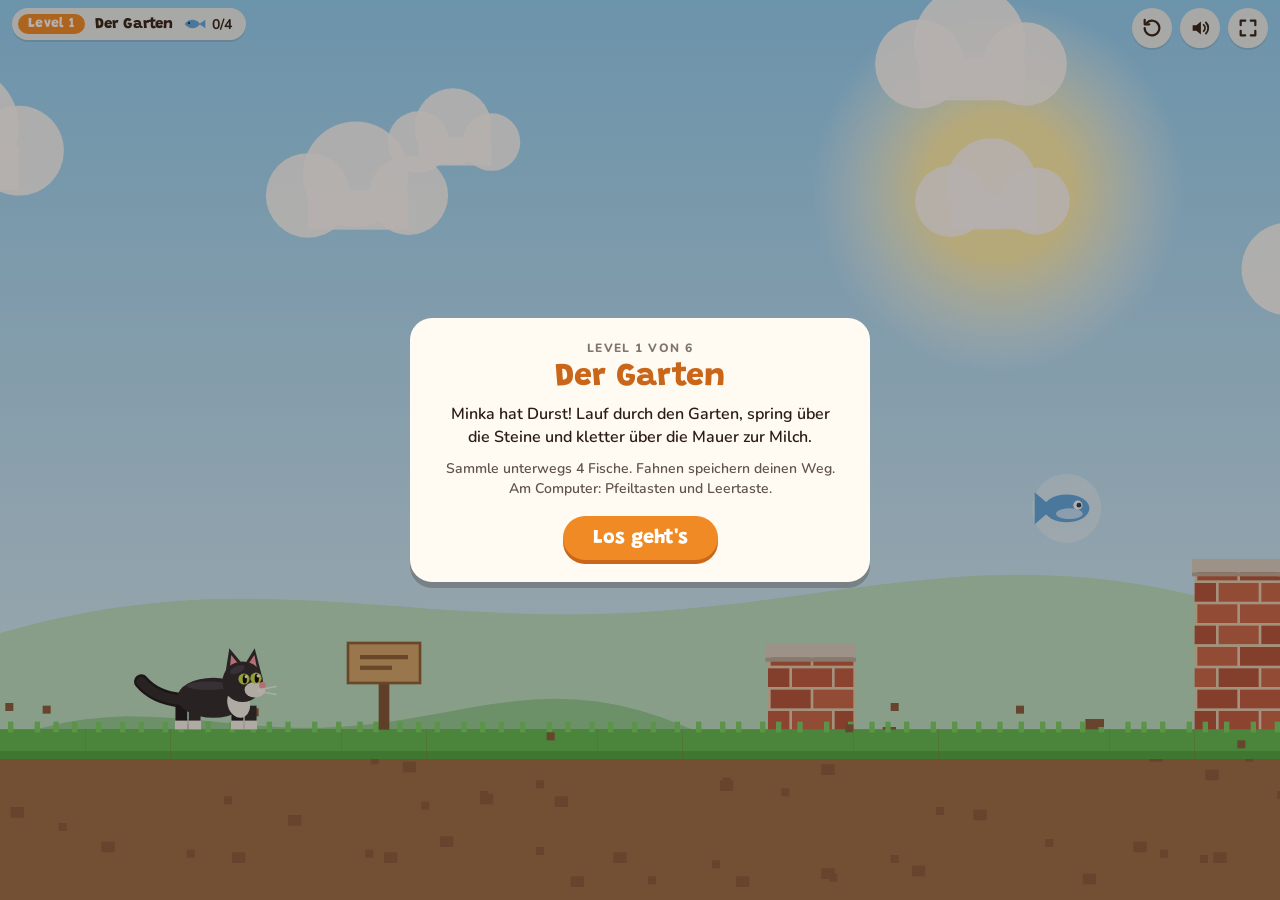
<file: level1.html>
<!doctype html>
<html lang="de">
<head>
<meta charset="utf-8">
<meta name="viewport" content="width=device-width, initial-scale=1, maximum-scale=1, user-scalable=no, viewport-fit=cover">
<meta name="mobile-web-app-capable" content="yes">
<meta name="apple-mobile-web-app-capable" content="yes">
<meta name="theme-color" content="#2b1d14">
<title>Katzensprung · Level 1</title>
<link rel="preconnect" href="https://fonts.googleapis.com">
<link rel="preconnect" href="https://fonts.gstatic.com" crossorigin>
<link rel="stylesheet" href="https://fonts.googleapis.com/css2?family=Grandstander:wght@600;800&family=Nunito:wght@600;800&display=swap">
<link rel="stylesheet" href="game.css">
</head>
<body data-level="1">
<script src="game.js"></script>
</body>
</html>
</file>
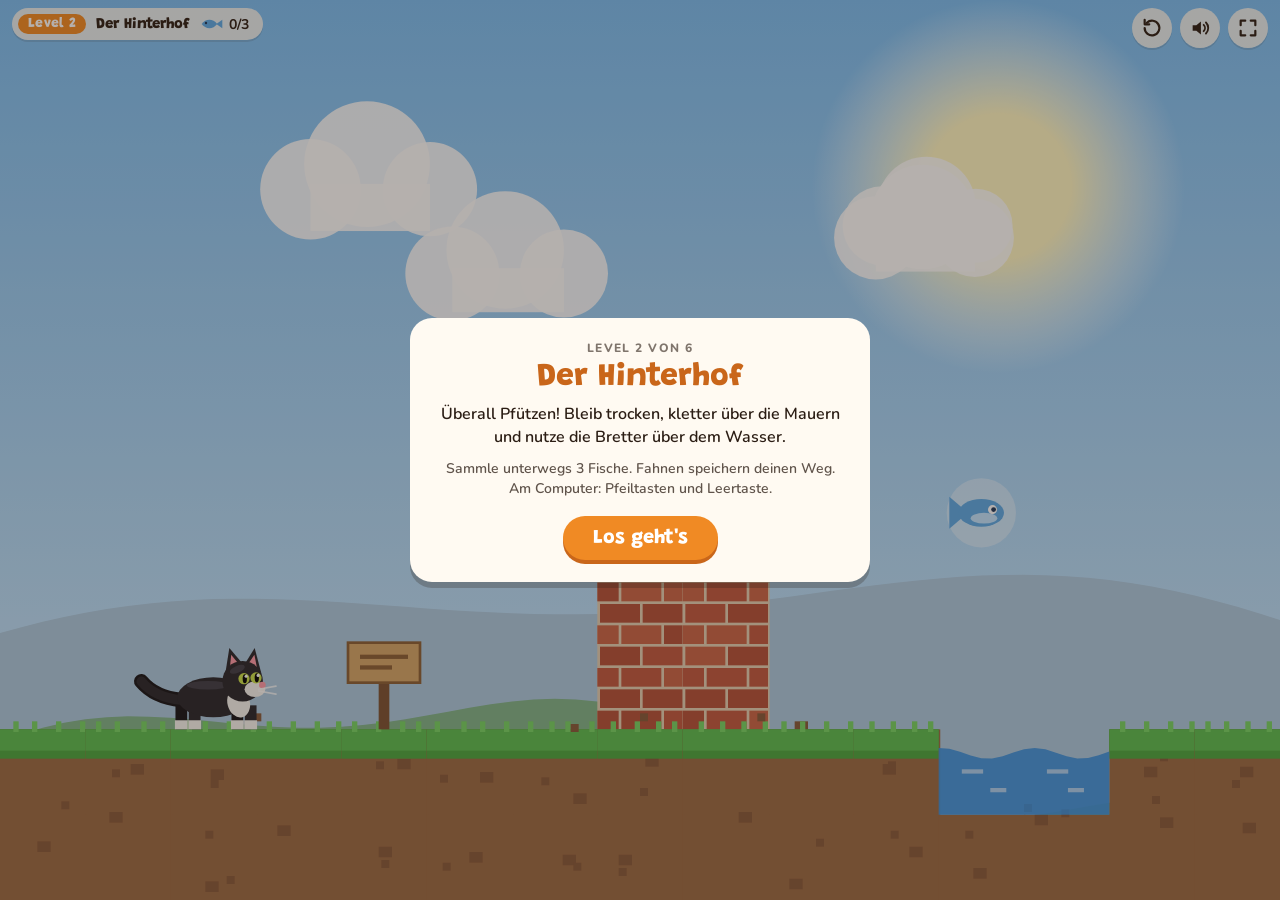
<file: level2.html>
<!doctype html>
<html lang="de">
<head>
<meta charset="utf-8">
<meta name="viewport" content="width=device-width, initial-scale=1, maximum-scale=1, user-scalable=no, viewport-fit=cover">
<meta name="mobile-web-app-capable" content="yes">
<meta name="apple-mobile-web-app-capable" content="yes">
<meta name="theme-color" content="#2b1d14">
<title>Katzensprung · Level 2</title>
<link rel="preconnect" href="https://fonts.googleapis.com">
<link rel="preconnect" href="https://fonts.gstatic.com" crossorigin>
<link rel="stylesheet" href="https://fonts.googleapis.com/css2?family=Grandstander:wght@600;800&family=Nunito:wght@600;800&display=swap">
<link rel="stylesheet" href="game.css">
</head>
<body data-level="2">
<script src="game.js"></script>
</body>
</html>
</file>
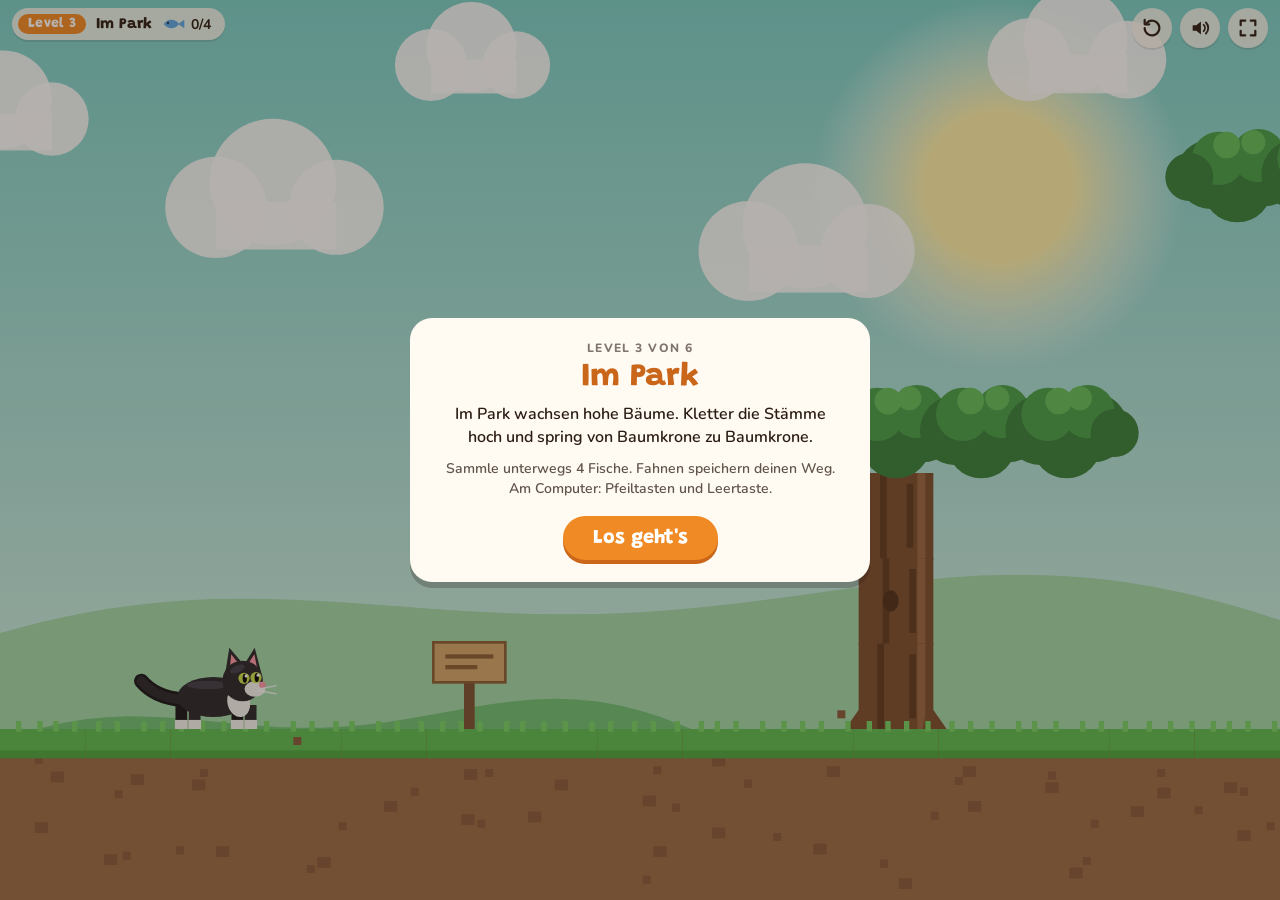
<file: level3.html>
<!doctype html>
<html lang="de">
<head>
<meta charset="utf-8">
<meta name="viewport" content="width=device-width, initial-scale=1, maximum-scale=1, user-scalable=no, viewport-fit=cover">
<meta name="mobile-web-app-capable" content="yes">
<meta name="apple-mobile-web-app-capable" content="yes">
<meta name="theme-color" content="#2b1d14">
<title>Katzensprung · Level 3</title>
<link rel="preconnect" href="https://fonts.googleapis.com">
<link rel="preconnect" href="https://fonts.gstatic.com" crossorigin>
<link rel="stylesheet" href="https://fonts.googleapis.com/css2?family=Grandstander:wght@600;800&family=Nunito:wght@600;800&display=swap">
<link rel="stylesheet" href="game.css">
</head>
<body data-level="3">
<script src="game.js"></script>
</body>
</html>
</file>
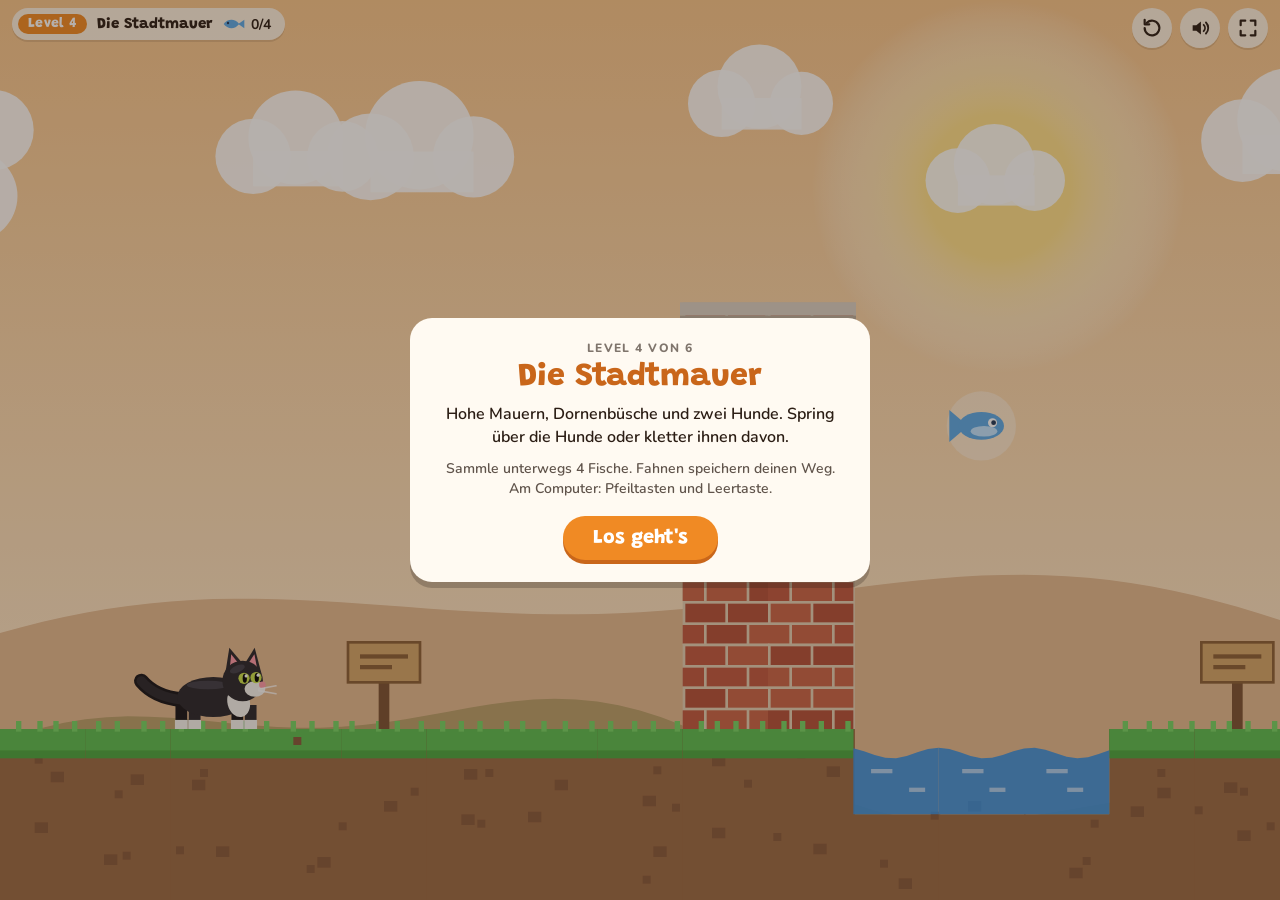
<file: level4.html>
<!doctype html>
<html lang="de">
<head>
<meta charset="utf-8">
<meta name="viewport" content="width=device-width, initial-scale=1, maximum-scale=1, user-scalable=no, viewport-fit=cover">
<meta name="mobile-web-app-capable" content="yes">
<meta name="apple-mobile-web-app-capable" content="yes">
<meta name="theme-color" content="#2b1d14">
<title>Katzensprung · Level 4</title>
<link rel="preconnect" href="https://fonts.googleapis.com">
<link rel="preconnect" href="https://fonts.gstatic.com" crossorigin>
<link rel="stylesheet" href="https://fonts.googleapis.com/css2?family=Grandstander:wght@600;800&family=Nunito:wght@600;800&display=swap">
<link rel="stylesheet" href="game.css">
</head>
<body data-level="4">
<script src="game.js"></script>
</body>
</html>
</file>
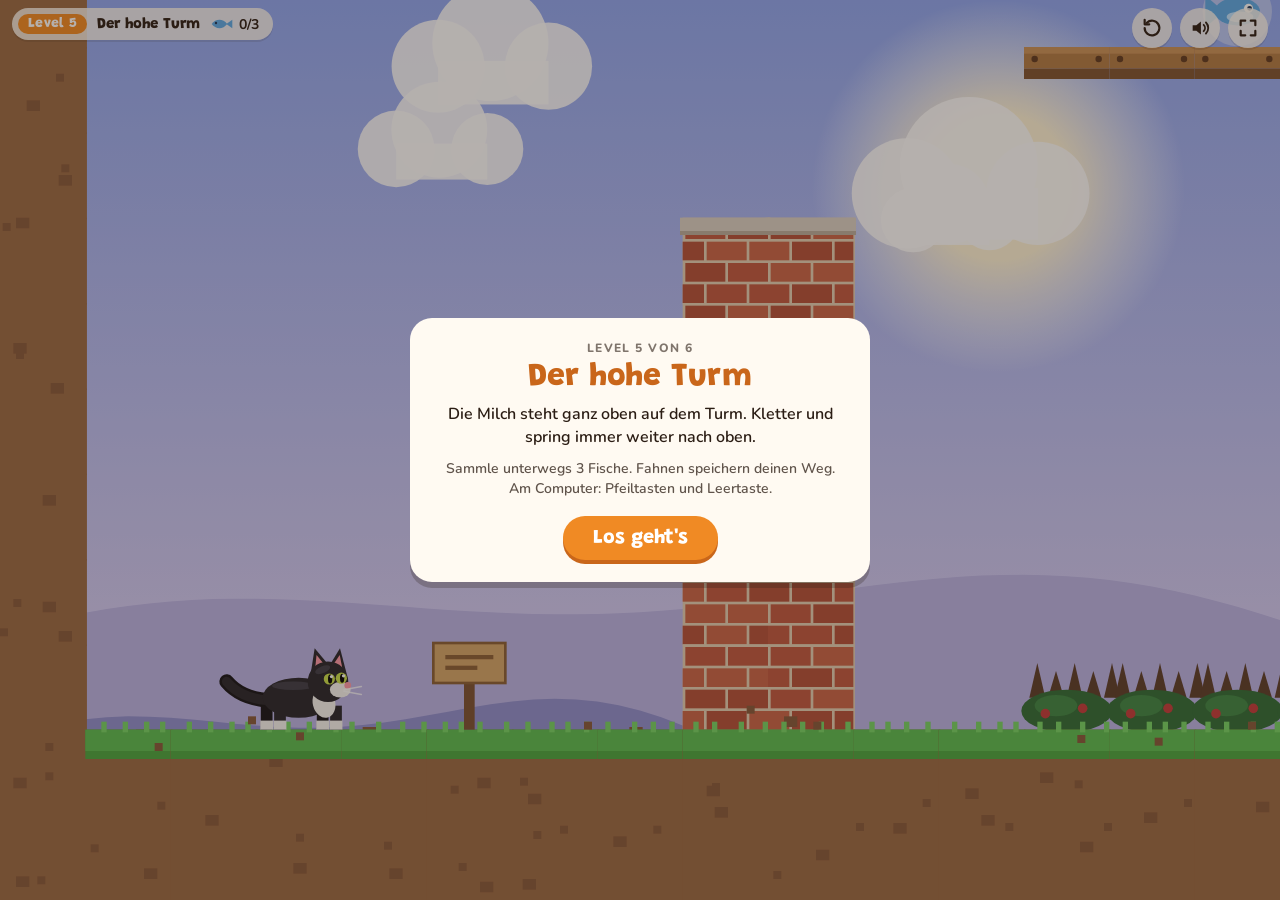
<file: level5.html>
<!doctype html>
<html lang="de">
<head>
<meta charset="utf-8">
<meta name="viewport" content="width=device-width, initial-scale=1, maximum-scale=1, user-scalable=no, viewport-fit=cover">
<meta name="mobile-web-app-capable" content="yes">
<meta name="apple-mobile-web-app-capable" content="yes">
<meta name="theme-color" content="#2b1d14">
<title>Katzensprung · Level 5</title>
<link rel="preconnect" href="https://fonts.googleapis.com">
<link rel="preconnect" href="https://fonts.gstatic.com" crossorigin>
<link rel="stylesheet" href="https://fonts.googleapis.com/css2?family=Grandstander:wght@600;800&family=Nunito:wght@600;800&display=swap">
<link rel="stylesheet" href="game.css">
</head>
<body data-level="5">
<script src="game.js"></script>
</body>
</html>
</file>
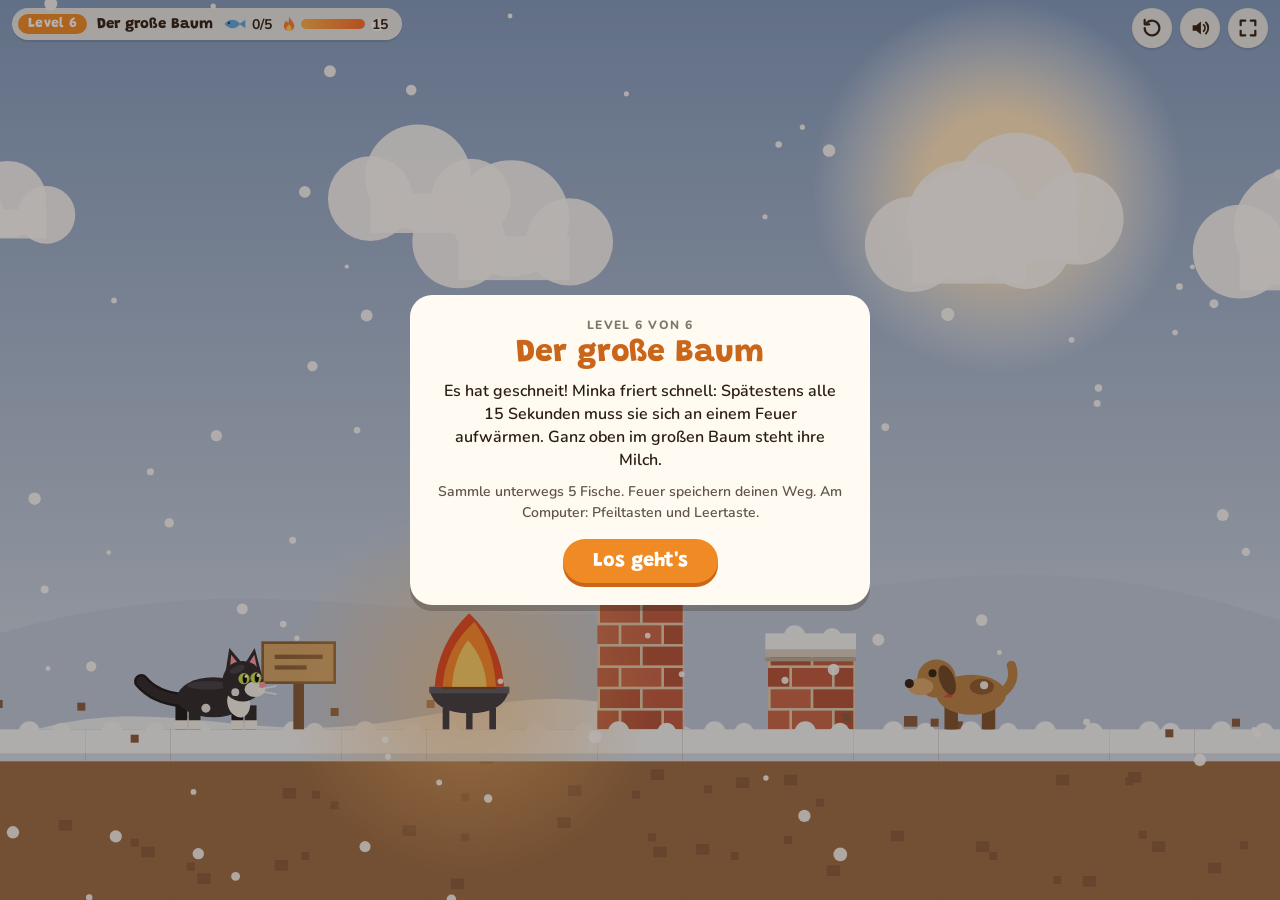
<file: level6.html>
<!doctype html>
<html lang="de">
<head>
<meta charset="utf-8">
<meta name="viewport" content="width=device-width, initial-scale=1, maximum-scale=1, user-scalable=no, viewport-fit=cover">
<meta name="mobile-web-app-capable" content="yes">
<meta name="apple-mobile-web-app-capable" content="yes">
<meta name="theme-color" content="#2b1d14">
<title>Katzensprung · Level 6</title>
<link rel="preconnect" href="https://fonts.googleapis.com">
<link rel="preconnect" href="https://fonts.gstatic.com" crossorigin>
<link rel="stylesheet" href="https://fonts.googleapis.com/css2?family=Grandstander:wght@600;800&family=Nunito:wght@600;800&display=swap">
<link rel="stylesheet" href="game.css">
</head>
<body data-level="6">
<script src="game.js"></script>
</body>
</html>
</file>
<file: game.css>
:root {
  --ink: #2b1d14;
  --paper: #fffaf2;
  --orange: #f08a24;
  --orange-d: #c9661a;
  --glass: rgba(255, 250, 242, .82);
  --display: 'Grandstander', 'Trebuchet MS', system-ui, sans-serif;
  --body: 'Nunito', system-ui, -apple-system, 'Segoe UI', sans-serif;
  color-scheme: light;
}
* { box-sizing: border-box; -webkit-tap-highlight-color: transparent; }
html, body {
  margin: 0; height: 100%; overflow: hidden; background: #8fd3fb; color: var(--ink);
  font-family: var(--body); touch-action: none; overscroll-behavior: none;
  -webkit-user-select: none; user-select: none; -webkit-touch-callout: none;
}
canvas#game { position: fixed; inset: 0; width: 100vw; height: 100vh; height: 100dvh; display: block; }
[hidden] { display: none !important; }

.hud {
  position: fixed; top: 0; left: 0; right: 0; display: flex; justify-content: space-between; align-items: flex-start;
  padding: max(8px, env(safe-area-inset-top)) max(12px, env(safe-area-inset-right)) 0 max(12px, env(safe-area-inset-left));
  pointer-events: none; z-index: 5;
}
.hud > * { pointer-events: auto; }
.hud-left {
  display: flex; align-items: center; gap: 10px; background: var(--glass); border-radius: 999px;
  padding: 6px 14px 6px 6px; font-weight: 800; font-size: 14px; box-shadow: 0 2px 0 rgba(43, 29, 20, .12);
}
.hud-level { background: var(--orange); color: #fff; border-radius: 999px; padding: 3px 10px; font-family: var(--display); letter-spacing: .02em; }
.hud-name { font-family: var(--display); font-size: 15px; }
.hud-fish { display: inline-flex; align-items: center; gap: 5px; font-variant-numeric: tabular-nums; }
.hud-fish svg { width: 24px; height: 14px; }
.hud-right { display: flex; gap: 8px; }
.icon-btn {
  width: 40px; height: 40px; border-radius: 50%; border: 0; background: var(--glass); color: var(--ink);
  display: grid; place-items: center; cursor: pointer; box-shadow: 0 2px 0 rgba(43, 29, 20, .12); padding: 0;
}
.icon-btn svg { width: 22px; height: 22px; }
.icon-btn:focus-visible, .big-btn:focus-visible, .ghost-btn:focus-visible { outline: 3px solid var(--orange-d); outline-offset: 2px; }
body.muted #btnSound .wave { opacity: .15; }
body.muted #btnSound { opacity: .7; }

.sign-banner {
  position: fixed; top: calc(max(8px, env(safe-area-inset-top)) + 54px); left: 50%; transform: translateX(-50%);
  max-width: min(560px, calc(100vw - 32px)); background: #f4dcb0; border: 3px solid #8a5f35; border-radius: 12px;
  padding: 8px 16px; font-weight: 800; font-size: 15px; line-height: 1.35; text-align: center; z-index: 4;
  box-shadow: 0 3px 0 rgba(43, 29, 20, .2);
}
.toast {
  position: fixed; left: 50%; top: 42%; transform: translate(-50%, -50%) scale(.9); opacity: 0; pointer-events: none;
  background: rgba(43, 29, 20, .85); color: #fff; font-family: var(--display); font-size: 18px; padding: 10px 18px; border-radius: 14px;
  transition: opacity .2s, transform .2s; z-index: 6; text-align: center; max-width: calc(100vw - 32px);
}
.toast.show { opacity: 1; transform: translate(-50%, -50%) scale(1); }

.controls { display: none; }
body.touch .controls { display: block; }
.pad { position: fixed; bottom: max(14px, env(safe-area-inset-bottom)); display: flex; gap: 14px; z-index: 3; }
.pad-left { left: max(18px, env(safe-area-inset-left)); }
.pad-right { right: max(18px, env(safe-area-inset-right)); }
.pad button {
  width: 76px; height: 76px; border-radius: 50%; border: 3px solid rgba(255, 255, 255, .85);
  background: rgba(43, 29, 20, .28); color: #fff; display: grid; place-items: center; padding: 0;
  transition: transform .06s, background .06s;
}
.pad button svg { width: 34px; height: 34px; }
.pad button.jump { width: 92px; height: 92px; background: rgba(240, 138, 36, .55); align-content: center; gap: 0; }
.pad button.jump span { font-family: var(--display); font-size: 13px; margin-top: -4px; }
.pad button.on { transform: scale(.92); background: rgba(240, 138, 36, .85); }

.overlay {
  position: fixed; inset: 0; display: grid; place-items: center; background: rgba(43, 29, 20, .35); z-index: 10;
  padding: 16px;
}
.card {
  background: var(--paper); border-radius: 22px; padding: 22px 28px; max-width: 460px; width: 100%;
  box-shadow: 0 6px 0 rgba(43, 29, 20, .25); text-align: center; max-height: calc(100vh - 32px); overflow: auto;
}
.card h1 { font-family: var(--display); font-weight: 800; font-size: 32px; margin: 2px 0 8px; line-height: 1.1; color: var(--orange-d); }
.card p { margin: 0 0 10px; font-size: 16px; line-height: 1.45; font-weight: 600; }
.card .small { font-size: 14px; opacity: .75; }
.eyebrow { text-transform: uppercase; letter-spacing: .12em; font-size: 12px !important; font-weight: 800 !important; opacity: .6; margin: 0 !important; }
.kbd-hint { display: inline; }
body.touch .kbd-hint { display: none; }
.big-btn, .ghost-btn {
  display: inline-block; font-family: var(--display); font-weight: 800; font-size: 20px; border-radius: 999px;
  padding: 12px 30px; border: 0; cursor: pointer; text-decoration: none; margin-top: 6px;
}
.big-btn { background: var(--orange); color: #fff; box-shadow: 0 4px 0 var(--orange-d); }
.big-btn:active { transform: translateY(3px); box-shadow: 0 1px 0 var(--orange-d); }
.ghost-btn { background: transparent; color: var(--ink); border: 2px solid rgba(43, 29, 20, .25); font-size: 17px; padding: 10px 22px; }
.btn-row { display: flex; gap: 10px; justify-content: center; flex-wrap: wrap; align-items: center; }

.rotate { display: none; }
@media (orientation: portrait) and (pointer: coarse) {
  .rotate {
    display: flex; position: fixed; inset: 0; z-index: 20; flex-direction: column; align-items: center; justify-content: center; gap: 20px;
    background: #2b1d14; color: #fffaf2; font-family: var(--display); font-size: 22px; text-align: center; padding: 24px;
  }
  .rotate .phone { width: 54px; height: 92px; border: 5px solid #fffaf2; border-radius: 12px; animation: turn 2s ease-in-out infinite; }
}
@keyframes turn { 0%, 20% { transform: rotate(0); } 55%, 100% { transform: rotate(-90deg); } }
@media (max-height: 420px) {
  .card { padding: 14px 22px; }
  .card h1 { font-size: 26px; }
  .card p { font-size: 15px; margin-bottom: 6px; }
  .pad button { width: 66px; height: 66px; }
  .pad button.jump { width: 82px; height: 82px; }
}
@media (prefers-reduced-motion: reduce) { .rotate .phone { animation: none; transform: rotate(-90deg); } }

.hud-warm { display: inline-flex; align-items: center; gap: 5px; font-variant-numeric: tabular-nums; }
.hud-warm svg { width: 14px; height: 18px; }
.hud-warm .bar { width: 64px; height: 10px; border-radius: 999px; background: rgba(43, 29, 20, .15); overflow: hidden; }
.hud-warm .bar i { display: block; height: 100%; width: 100%; border-radius: inherit; background: linear-gradient(90deg, #ffb347, #ff6a2a); }
.hud-warm b { min-width: 1.3em; text-align: right; }
.hud-warm.cold .bar i { background: linear-gradient(90deg, #8ec5ff, #4a90e2); }
.hud-warm.cold { color: #2c6fc2; animation: shiver .35s ease-in-out infinite; }
@keyframes shiver { 0%, 100% { transform: translateX(0); } 50% { transform: translateX(1.5px); } }
@media (max-width: 700px) { .hud-name { display: none; } }
@media (prefers-reduced-motion: reduce) { .hud-warm.cold { animation: none; } }
</file>
